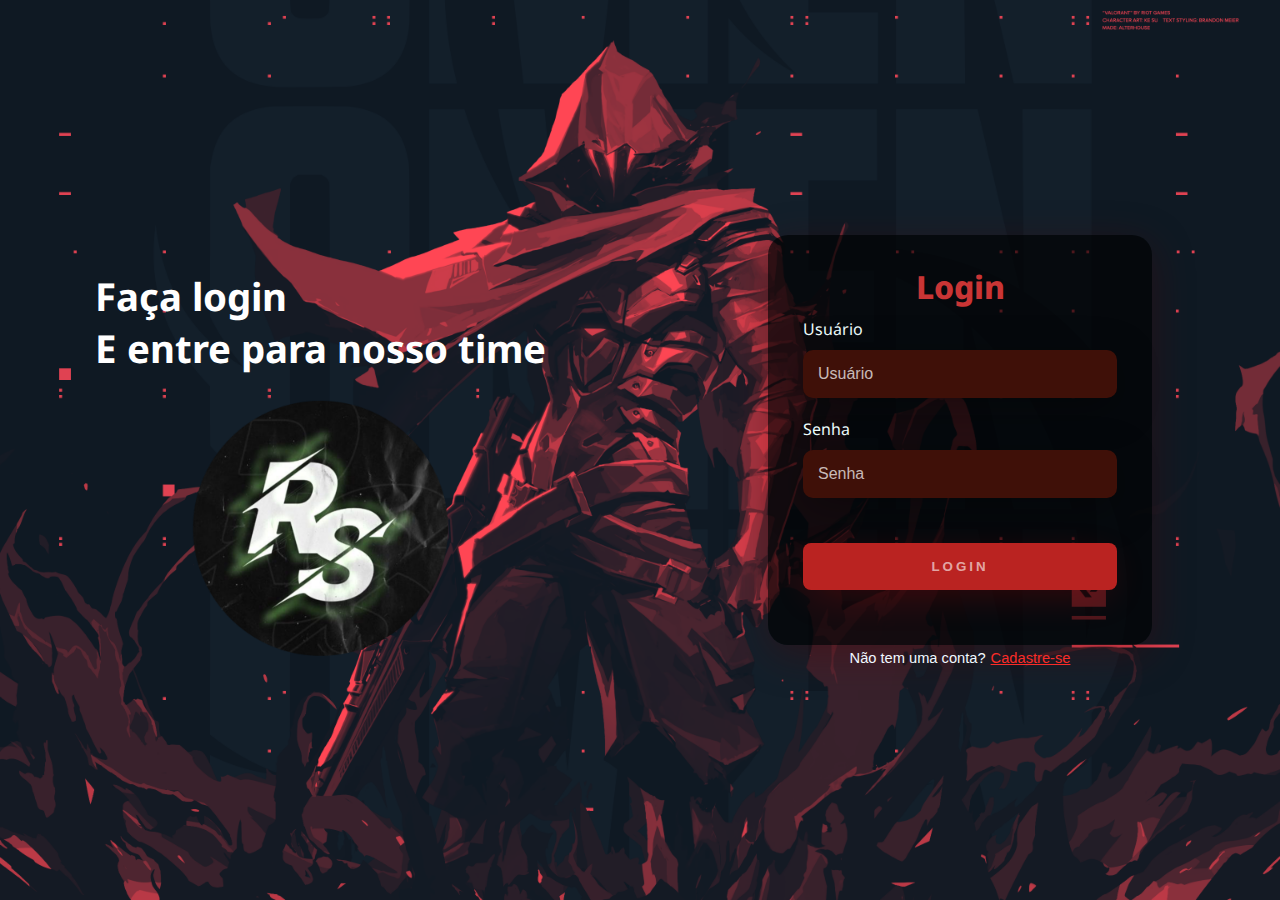
<file: index.html>
<!DOCTYPE html>
<html lang="pt-BR">

<head>
    <meta charset="UTF-8">
    <meta http-equiv="X-UA-Compatible" content="IE=edge">
    <meta name="viewport" content="width=device-width, initial-scale=1.0">
    <link rel="shortcut icon" href="Pictures/realLogo.png" type="image/x-icon">
    <link rel="stylesheet" href="style's/style.css">
    <title>Login</title>
</head>

<body>
    <div class="main-login">
        <div class="left-login">
            <h1>Faça login<br>E entre para nosso time</h1>
            <img src="Pictures\realLogo.png" class="left-login-image" alt="Animated_Image">
        </div>

        <div class="right-login">
            <div class="card-login">
                <h1>Login</h1>
                <div class="textfield">
                    <label for="usuario">Usuário</label>
                    <input type="text" name="user" placeholder="Usuário" id="user">
                </div>
                <div class="textfield">
                    <label for="senha">Senha</label>
                    <input type="password" name="password" placeholder="Senha" id="password">
                </div>
                <div id="warning"></div>
                <input type="button" class="btn-login" value="Login" onclick="acount_validation()">
            </div>
            <div class="registration_question">Não tem uma conta? <a class="registration" href="">Cadastre-se</a></div>
        </div>
    </div>
</body>
<script src="script's/script.js"></script>

</html>
</file>
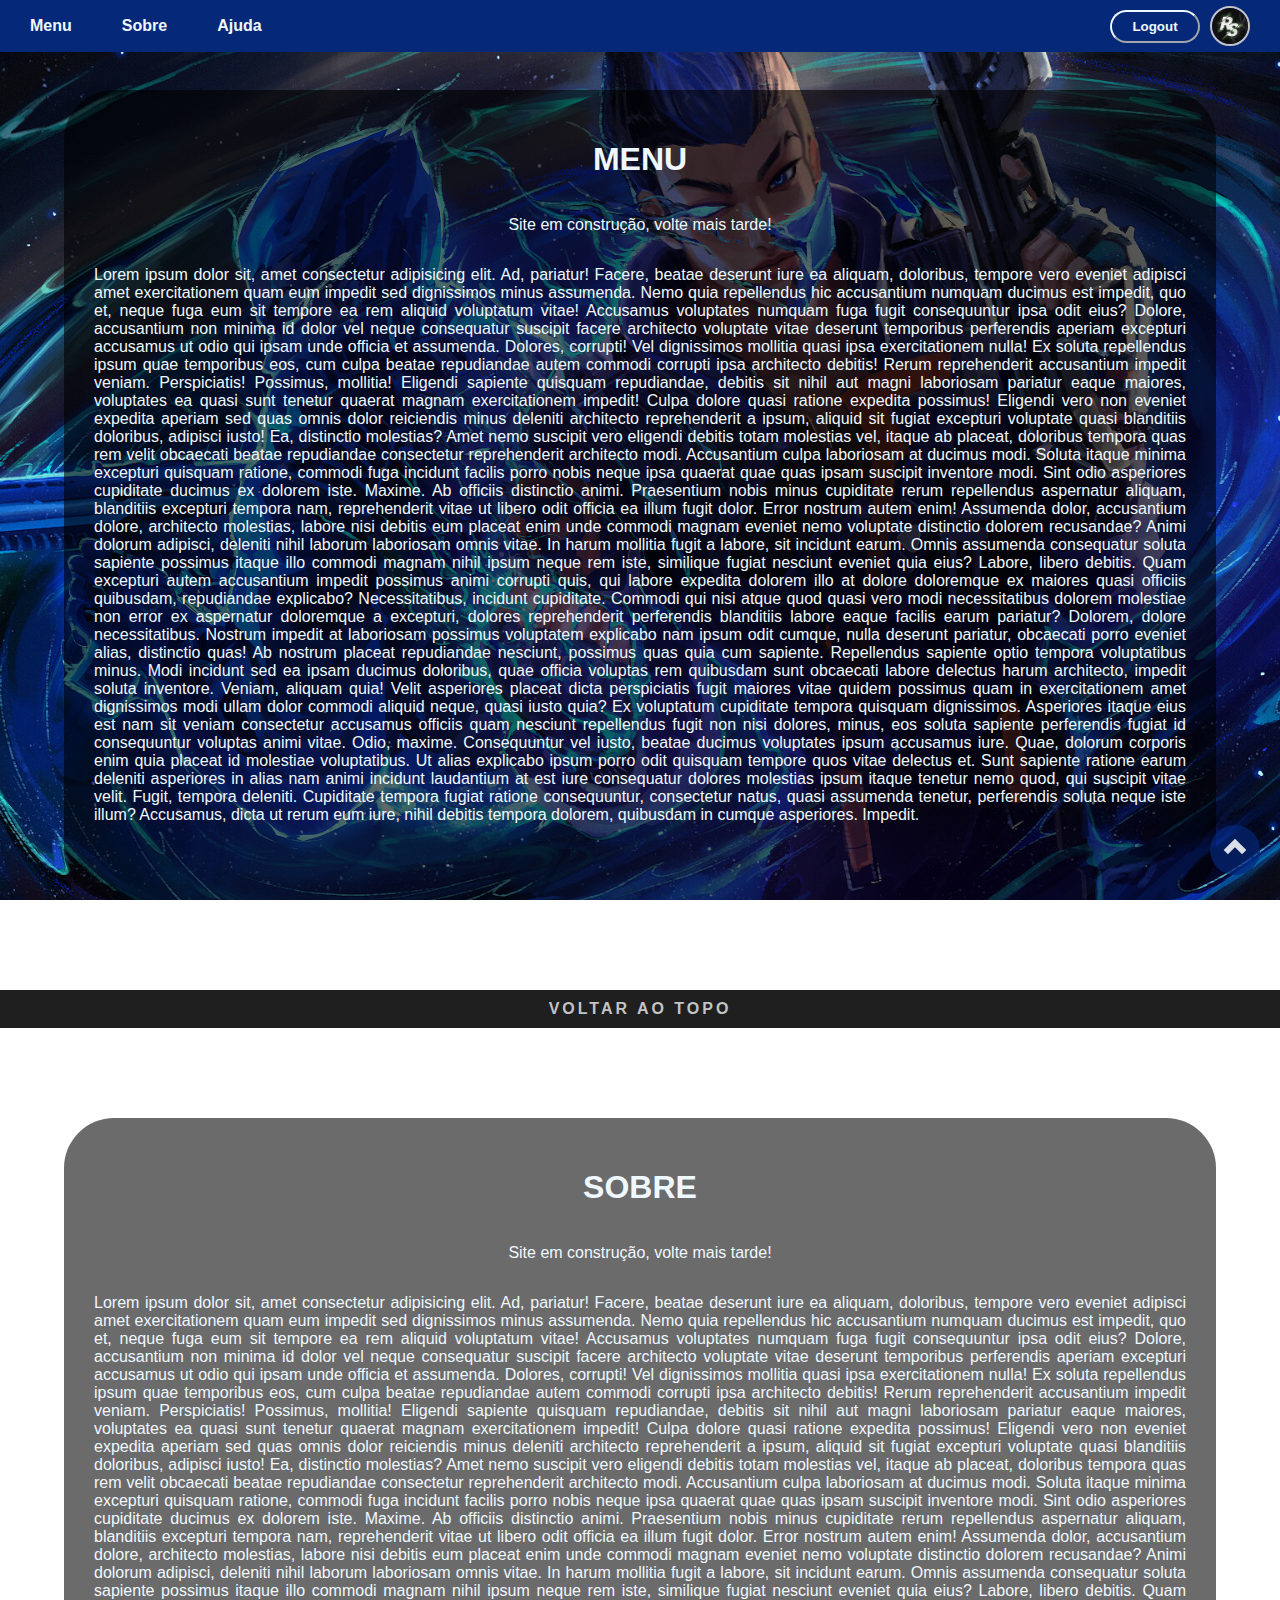
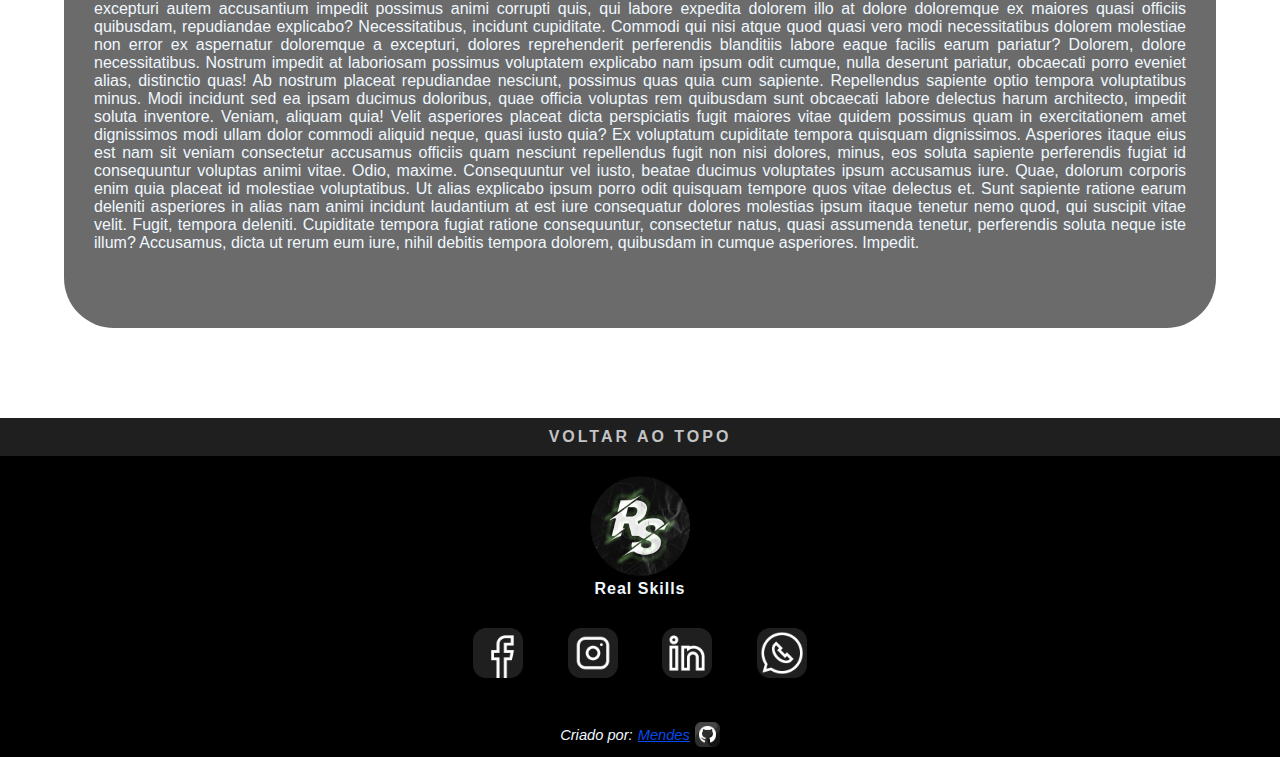
<file: inicial_page.html>
<!DOCTYPE html>
<html lang="pt-BR">

<head>
    <meta charset="UTF-8">
    <meta http-equiv="X-UA-Compatible" content="IE=edge">
    <meta name="viewport" content="width=device-width, initial-scale=1.0">
    <link rel="shortcut icon" href="Pictures/realLogo.png" type="image/x-icon">
    <title>Real Skills</title>
    <link rel="stylesheet" href="style's/style2.css">
</head>

<body id="top-page">
    <header>
        <nav class="appbar">
            <div class="appbar_esq">
                <ul class="appbar_list">
                    <li>
                        <a class="options" href="#top-page">Menu</a>
                    </li>
                    <li>
                        <a class="options" href="#sobre">Sobre</a>
                    </li>
                    <li>
                        <a class="options" href="#ajuda">Ajuda</a>
                    </li>
                </ul>
            </div>
            <div class="appbar_dir">
                <input type="button" class="btn-logout" value="Logout" onclick="redirecting_back()">
                <input type="image" class="icon-perfil" src="Pictures\realLogo.png" alt="Perfil">
            </div>
        </nav>
    </header>
    <div class="background">
        <div class="bg_box">
            <h1>MENU</h1>
            <p>Site em construção, volte mais tarde!</p>
            <p>Lorem ipsum dolor sit, amet consectetur adipisicing elit. Ad, pariatur! Facere, beatae deserunt iure ea
                aliquam, doloribus, tempore vero eveniet adipisci amet exercitationem quam eum impedit sed dignissimos
                minus assumenda.
                Nemo quia repellendus hic accusantium numquam ducimus est impedit, quo et, neque fuga eum sit tempore ea
                rem aliquid voluptatum vitae! Accusamus voluptates numquam fuga fugit consequuntur ipsa odit eius?
                Dolore, accusantium non minima id dolor vel neque consequatur suscipit facere architecto voluptate vitae
                deserunt temporibus perferendis aperiam excepturi accusamus ut odio qui ipsam unde officia et assumenda.
                Dolores, corrupti!
                Vel dignissimos mollitia quasi ipsa exercitationem nulla! Ex soluta repellendus ipsum quae temporibus
                eos, cum culpa beatae repudiandae autem commodi corrupti ipsa architecto debitis! Rerum reprehenderit
                accusantium impedit veniam. Perspiciatis!
                Possimus, mollitia! Eligendi sapiente quisquam repudiandae, debitis sit nihil aut magni laboriosam
                pariatur eaque maiores, voluptates ea quasi sunt tenetur quaerat magnam exercitationem impedit! Culpa
                dolore quasi ratione expedita possimus!
                Eligendi vero non eveniet expedita aperiam sed quas omnis dolor reiciendis minus deleniti architecto
                reprehenderit a ipsum, aliquid sit fugiat excepturi voluptate quasi blanditiis doloribus, adipisci
                iusto! Ea, distinctio molestias?
                Amet nemo suscipit vero eligendi debitis totam molestias vel, itaque ab placeat, doloribus tempora quas
                rem velit obcaecati beatae repudiandae consectetur reprehenderit architecto modi. Accusantium culpa
                laboriosam at ducimus modi.
                Soluta itaque minima excepturi quisquam ratione, commodi fuga incidunt facilis porro nobis neque ipsa
                quaerat quae quas ipsam suscipit inventore modi. Sint odio asperiores cupiditate ducimus ex dolorem
                iste. Maxime.
                Ab officiis distinctio animi. Praesentium nobis minus cupiditate rerum repellendus aspernatur aliquam,
                blanditiis excepturi tempora nam, reprehenderit vitae ut libero odit officia ea illum fugit dolor. Error
                nostrum autem enim!
                Assumenda dolor, accusantium dolore, architecto molestias, labore nisi debitis eum placeat enim unde
                commodi magnam eveniet nemo voluptate distinctio dolorem recusandae? Animi dolorum adipisci, deleniti
                nihil laborum laboriosam omnis vitae.
                In harum mollitia fugit a labore, sit incidunt earum. Omnis assumenda consequatur soluta sapiente
                possimus itaque illo commodi magnam nihil ipsum neque rem iste, similique fugiat nesciunt eveniet quia
                eius?
                Labore, libero debitis. Quam excepturi autem accusantium impedit possimus animi corrupti quis, qui
                labore expedita dolorem illo at dolore doloremque ex maiores quasi officiis quibusdam, repudiandae
                explicabo? Necessitatibus, incidunt cupiditate.
                Commodi qui nisi atque quod quasi vero modi necessitatibus dolorem molestiae non error ex aspernatur
                doloremque a excepturi, dolores reprehenderit perferendis blanditiis labore eaque facilis earum
                pariatur? Dolorem, dolore necessitatibus.
                Nostrum impedit at laboriosam possimus voluptatem explicabo nam ipsum odit cumque, nulla deserunt
                pariatur, obcaecati porro eveniet alias, distinctio quas! Ab nostrum placeat repudiandae nesciunt,
                possimus quas quia cum sapiente.
                Repellendus sapiente optio tempora voluptatibus minus. Modi incidunt sed ea ipsam ducimus doloribus,
                quae officia voluptas rem quibusdam sunt obcaecati labore delectus harum architecto, impedit soluta
                inventore. Veniam, aliquam quia!
                Velit asperiores placeat dicta perspiciatis fugit maiores vitae quidem possimus quam in exercitationem
                amet dignissimos modi ullam dolor commodi aliquid neque, quasi iusto quia? Ex voluptatum cupiditate
                tempora quisquam dignissimos.
                Asperiores itaque eius est nam sit veniam consectetur accusamus officiis quam nesciunt repellendus fugit
                non nisi dolores, minus, eos soluta sapiente perferendis fugiat id consequuntur voluptas animi vitae.
                Odio, maxime.
                Consequuntur vel iusto, beatae ducimus voluptates ipsum accusamus iure. Quae, dolorum corporis enim quia
                placeat id molestiae voluptatibus. Ut alias explicabo ipsum porro odit quisquam tempore quos vitae
                delectus et.
                Sunt sapiente ratione earum deleniti asperiores in alias nam animi incidunt laudantium at est iure
                consequatur dolores molestias ipsum itaque tenetur nemo quod, qui suscipit vitae velit. Fugit, tempora
                deleniti.
                Cupiditate tempora fugiat ratione consequuntur, consectetur natus, quasi assumenda tenetur, perferendis
                soluta neque iste illum? Accusamus, dicta ut rerum eum iure, nihil debitis tempora dolorem, quibusdam in
                cumque asperiores. Impedit.</p>
        </div>
    </div>

    <a href="#top-page" class="btnl-top">voltar ao topo</a>

    <div class="background_two" id="sobre">
        <div class="bg_box">
            <h1>SOBRE</h1>
            <p>Site em construção, volte mais tarde!</p>
            <p>Lorem ipsum dolor sit, amet consectetur adipisicing elit. Ad, pariatur! Facere, beatae deserunt iure ea
                aliquam, doloribus, tempore vero eveniet adipisci amet exercitationem quam eum impedit sed dignissimos
                minus assumenda.
                Nemo quia repellendus hic accusantium numquam ducimus est impedit, quo et, neque fuga eum sit tempore ea
                rem aliquid voluptatum vitae! Accusamus voluptates numquam fuga fugit consequuntur ipsa odit eius?
                Dolore, accusantium non minima id dolor vel neque consequatur suscipit facere architecto voluptate vitae
                deserunt temporibus perferendis aperiam excepturi accusamus ut odio qui ipsam unde officia et assumenda.
                Dolores, corrupti!
                Vel dignissimos mollitia quasi ipsa exercitationem nulla! Ex soluta repellendus ipsum quae temporibus
                eos, cum culpa beatae repudiandae autem commodi corrupti ipsa architecto debitis! Rerum reprehenderit
                accusantium impedit veniam. Perspiciatis!
                Possimus, mollitia! Eligendi sapiente quisquam repudiandae, debitis sit nihil aut magni laboriosam
                pariatur eaque maiores, voluptates ea quasi sunt tenetur quaerat magnam exercitationem impedit! Culpa
                dolore quasi ratione expedita possimus!
                Eligendi vero non eveniet expedita aperiam sed quas omnis dolor reiciendis minus deleniti architecto
                reprehenderit a ipsum, aliquid sit fugiat excepturi voluptate quasi blanditiis doloribus, adipisci
                iusto! Ea, distinctio molestias?
                Amet nemo suscipit vero eligendi debitis totam molestias vel, itaque ab placeat, doloribus tempora quas
                rem velit obcaecati beatae repudiandae consectetur reprehenderit architecto modi. Accusantium culpa
                laboriosam at ducimus modi.
                Soluta itaque minima excepturi quisquam ratione, commodi fuga incidunt facilis porro nobis neque ipsa
                quaerat quae quas ipsam suscipit inventore modi. Sint odio asperiores cupiditate ducimus ex dolorem
                iste. Maxime.
                Ab officiis distinctio animi. Praesentium nobis minus cupiditate rerum repellendus aspernatur aliquam,
                blanditiis excepturi tempora nam, reprehenderit vitae ut libero odit officia ea illum fugit dolor. Error
                nostrum autem enim!
                Assumenda dolor, accusantium dolore, architecto molestias, labore nisi debitis eum placeat enim unde
                commodi magnam eveniet nemo voluptate distinctio dolorem recusandae? Animi dolorum adipisci, deleniti
                nihil laborum laboriosam omnis vitae.
                In harum mollitia fugit a labore, sit incidunt earum. Omnis assumenda consequatur soluta sapiente
                possimus itaque illo commodi magnam nihil ipsum neque rem iste, similique fugiat nesciunt eveniet quia
                eius?
                Labore, libero debitis. Quam excepturi autem accusantium impedit possimus animi corrupti quis, qui
                labore expedita dolorem illo at dolore doloremque ex maiores quasi officiis quibusdam, repudiandae
                explicabo? Necessitatibus, incidunt cupiditate.
                Commodi qui nisi atque quod quasi vero modi necessitatibus dolorem molestiae non error ex aspernatur
                doloremque a excepturi, dolores reprehenderit perferendis blanditiis labore eaque facilis earum
                pariatur? Dolorem, dolore necessitatibus.
                Nostrum impedit at laboriosam possimus voluptatem explicabo nam ipsum odit cumque, nulla deserunt
                pariatur, obcaecati porro eveniet alias, distinctio quas! Ab nostrum placeat repudiandae nesciunt,
                possimus quas quia cum sapiente.
                Repellendus sapiente optio tempora voluptatibus minus. Modi incidunt sed ea ipsam ducimus doloribus,
                quae officia voluptas rem quibusdam sunt obcaecati labore delectus harum architecto, impedit soluta
                inventore. Veniam, aliquam quia!
                Velit asperiores placeat dicta perspiciatis fugit maiores vitae quidem possimus quam in exercitationem
                amet dignissimos modi ullam dolor commodi aliquid neque, quasi iusto quia? Ex voluptatum cupiditate
                tempora quisquam dignissimos.
                Asperiores itaque eius est nam sit veniam consectetur accusamus officiis quam nesciunt repellendus fugit
                non nisi dolores, minus, eos soluta sapiente perferendis fugiat id consequuntur voluptas animi vitae.
                Odio, maxime.
                Consequuntur vel iusto, beatae ducimus voluptates ipsum accusamus iure. Quae, dolorum corporis enim quia
                placeat id molestiae voluptatibus. Ut alias explicabo ipsum porro odit quisquam tempore quos vitae
                delectus et.
                Sunt sapiente ratione earum deleniti asperiores in alias nam animi incidunt laudantium at est iure
                consequatur dolores molestias ipsum itaque tenetur nemo quod, qui suscipit vitae velit. Fugit, tempora
                deleniti.
                Cupiditate tempora fugiat ratione consequuntur, consectetur natus, quasi assumenda tenetur, perferendis
                soluta neque iste illum? Accusamus, dicta ut rerum eum iure, nihil debitis tempora dolorem, quibusdam in
                cumque asperiores. Impedit.</p>
        </div>
    </div>

    <a href="#top-page" class="btnl-top">voltar ao topo</a>

    <footer>
        <div class="primary">
            <input type="image" class="logo" src="Pictures\realLogo.png" alt="Logo">
            <p class="logo-name">Real Skills</p>
        </div>
        <div class="icons" id="ajuda">
            <a href="https://www.facebook.com/mendesfilhoo/" target="_blank"><img src="Pictures\footer-facebook.png"
                    alt="facebook-icon" class="display-icon"></a>
            <a href="https://www.instagram.com/mendesf_021/" target="_blank"><img src="Pictures\footer-instagram.png"
                    alt="instagram-icon" class="display-icon"></a>
            <a href="https://www.linkedin.com/in/francisco-mendes-a1575a232/" target="_blank"><img
                    src="Pictures\footer-linkedin.png" alt="linkedin-icon" class="display-icon"></a>
            <a href="https://whatsa.me/5585987813088/?t=Estou%20interessado%20em%20seu%20trabalho!" target="_blank"><img
                    src="Pictures\footer-whatsapp.png" alt="whatsapp-icon" class="display-icon"></a>
        </div>
        <div class="finish">
            <p class="finish">Criado por:<a class="github" href="https://github.com/FranciscoMends"
                    target="_blank">Mendes</a></p>
            <img src="Pictures\github.png" alt="github-icon" class="final-icon">
        </div>
    </footer>

    <div class="btn-top" id="btn-top">
        <i class="arrow up"></i>
    </div>
</body>
<script src="script's/script2.js"></script>

</html>
</file>
